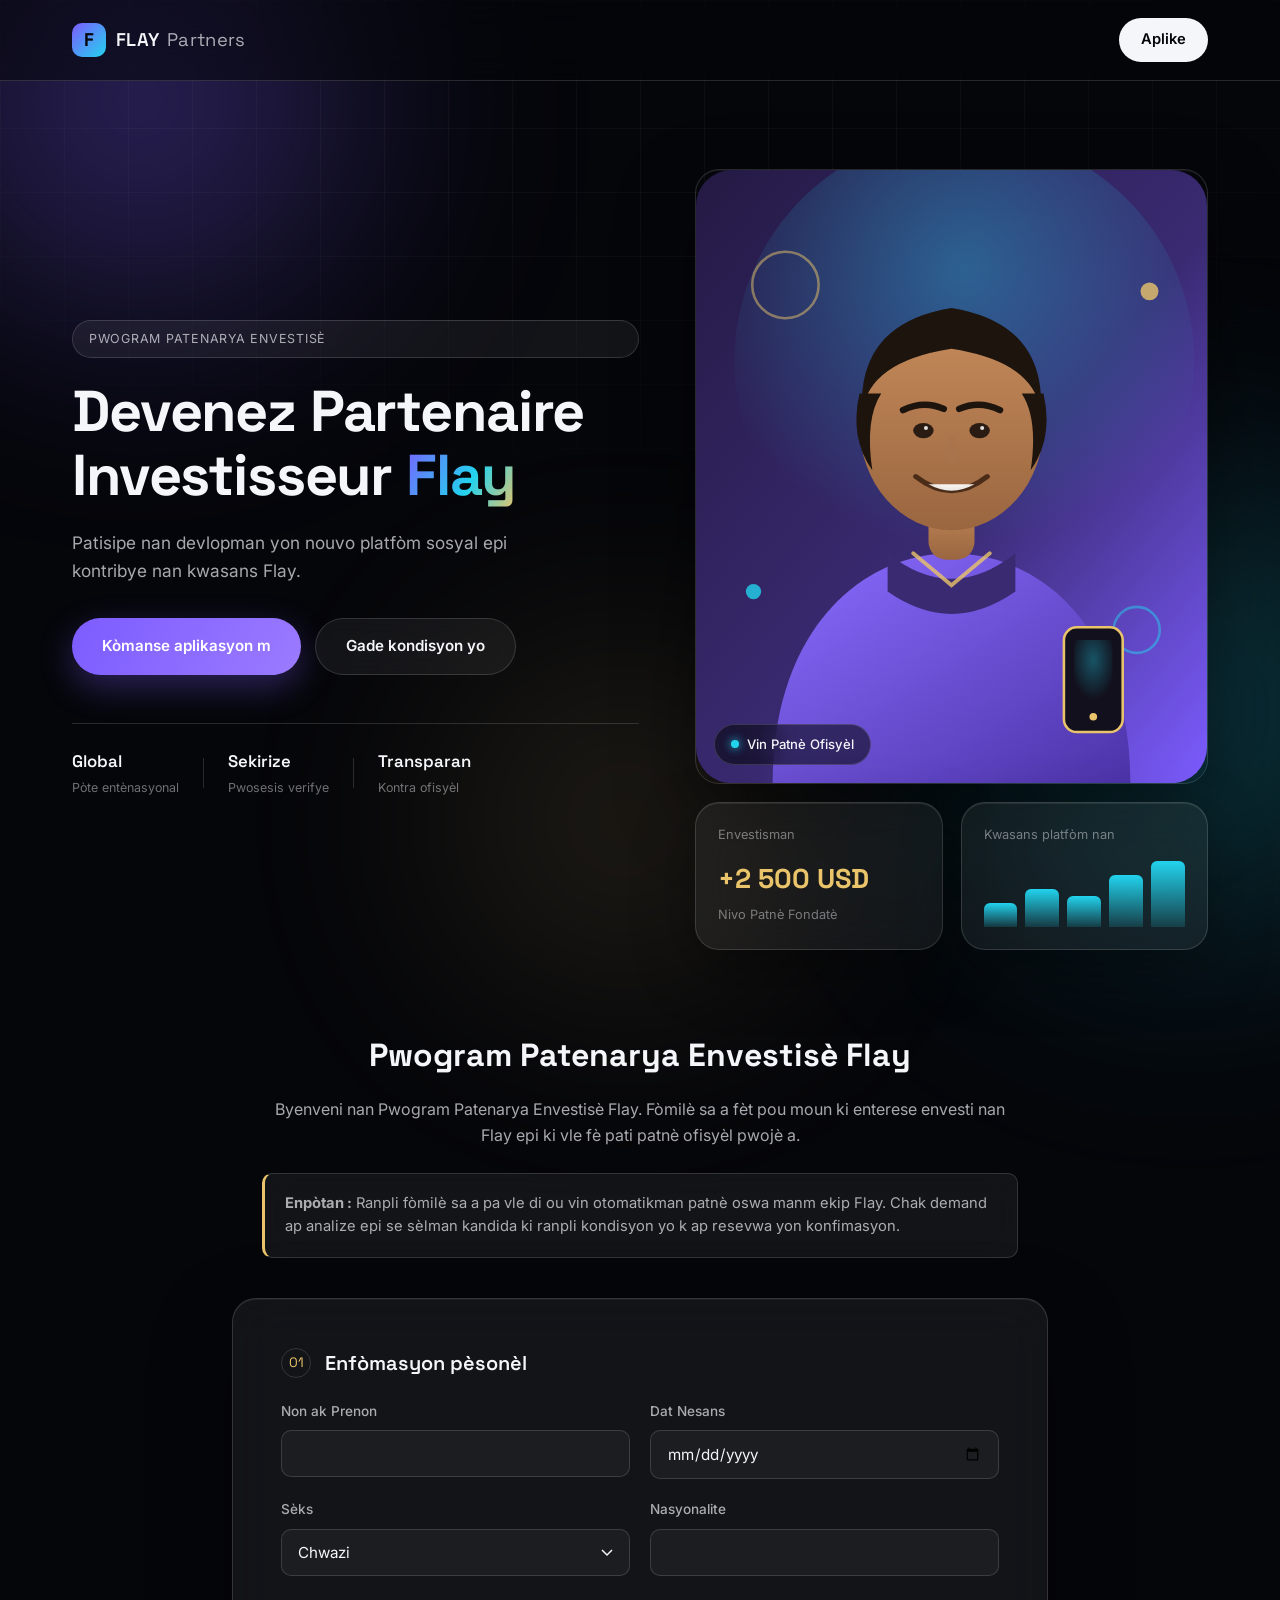
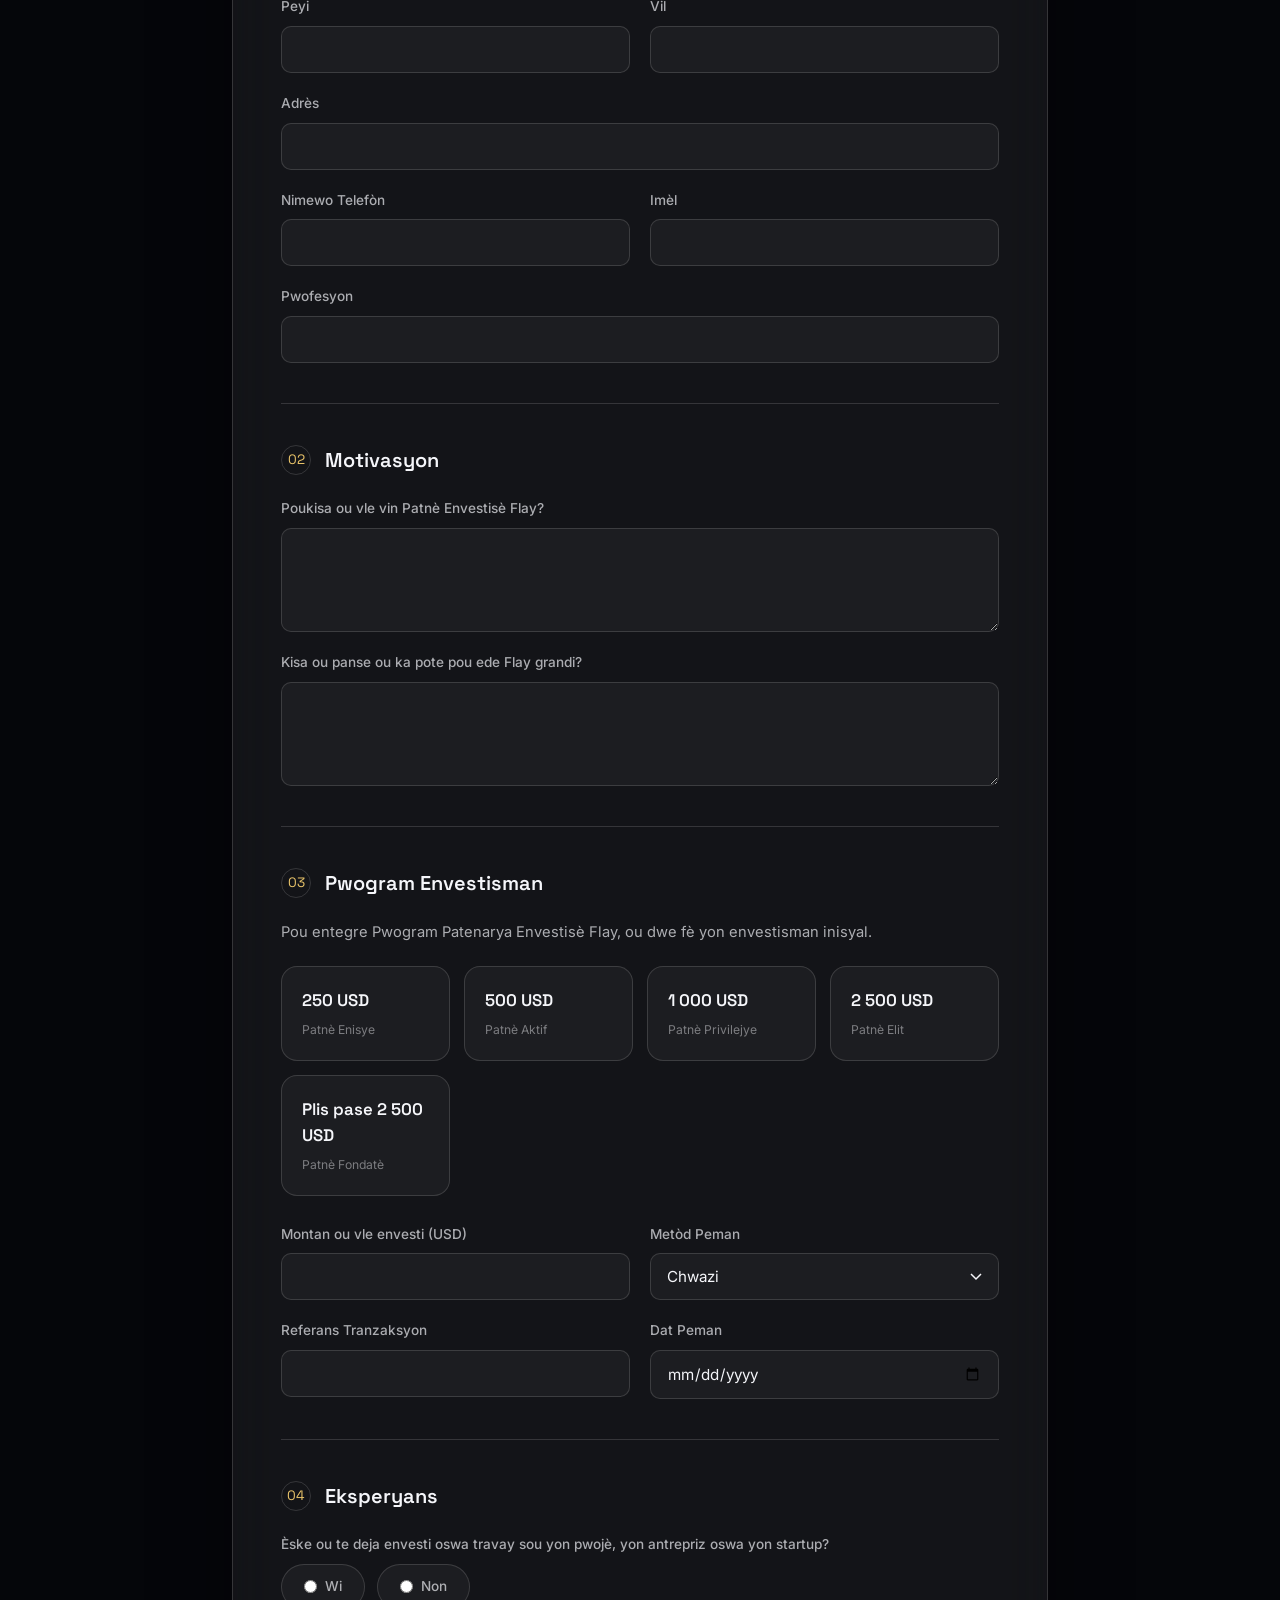
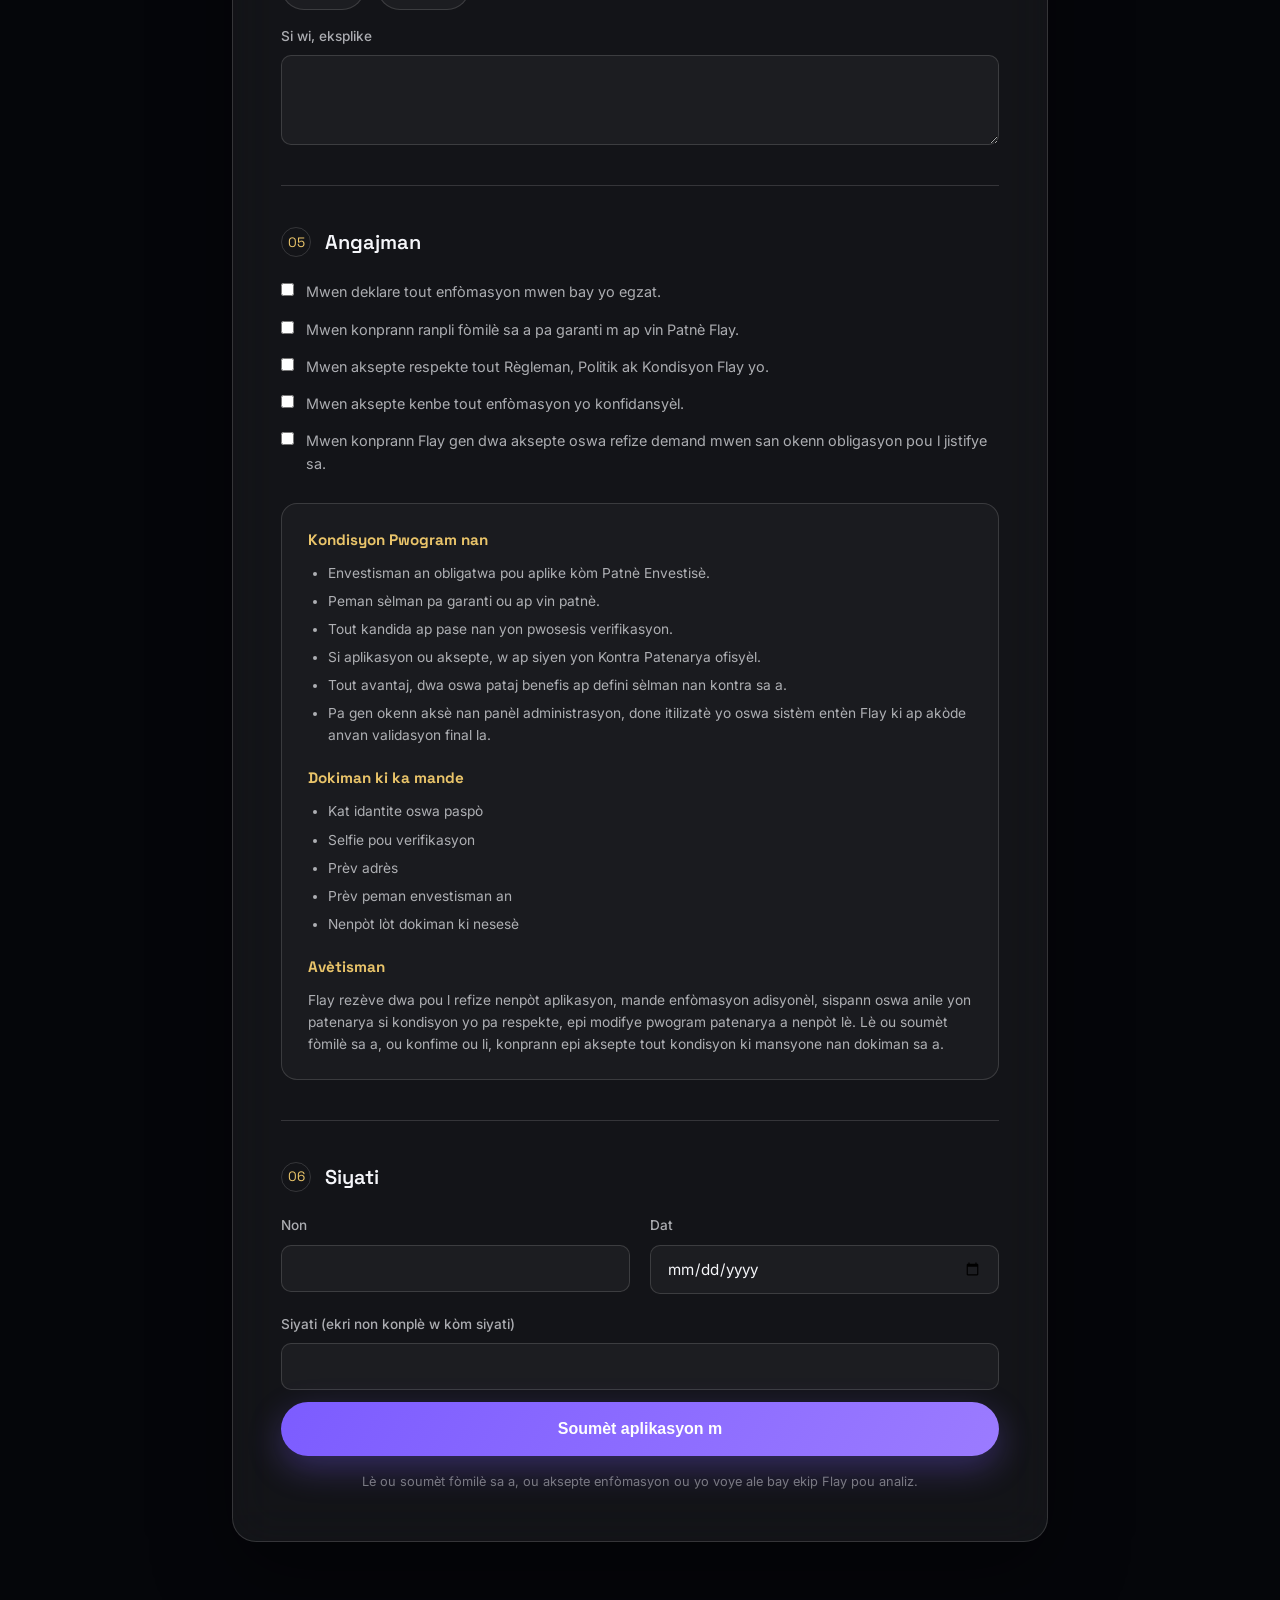
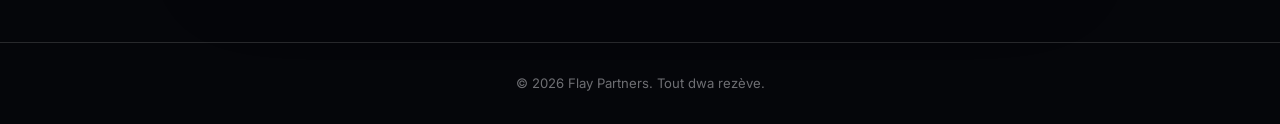
<file: index.html>
<!DOCTYPE html>
<html lang="ht">
<head>
<meta charset="UTF-8">
<meta name="viewport" content="width=device-width, initial-scale=1.0">
<title>Flay Partners — Programme de Partenariat Investisseur</title>
<meta name="description" content="Vin Patnè Envestisè Flay epi patisipe nan kwasans yon nouvo platfòm sosyal mondyal.">
<link rel="preconnect" href="https://fonts.googleapis.com">
<link rel="preconnect" href="https://fonts.gstatic.com" crossorigin>
<link href="https://fonts.googleapis.com/css2?family=Space+Grotesk:wght@400;500;600;700&family=Inter:wght@300;400;500;600;700&display=swap" rel="stylesheet">
<link rel="stylesheet" href="style.css">
</head>
<body>

<div class="bg-orb orb-1"></div>
<div class="bg-orb orb-2"></div>
<div class="bg-orb orb-3"></div>
<div class="bg-grid"></div>

<nav class="navbar">
  <div class="nav-inner">
    <div class="brand">
      <span class="brand-mark">F</span>
      <span class="brand-name">FLAY <em>Partners</em></span>
    </div>
    <a href="#form" class="nav-cta">Aplike</a>
  </div>
</nav>

<header class="hero">
  <div class="hero-text">
    <div class="hero-badge">Pwogram Patenarya Envestisè</div>
    <h1 class="hero-title">Devenez Partenaire<br>Investisseur <span class="grad-text">Flay</span></h1>
    <p class="hero-subtitle">Patisipe nan devlopman yon nouvo platfòm sosyal epi kontribye nan kwasans Flay.</p>
    <div class="hero-actions">
      <a href="#form" class="btn btn-primary">Kòmanse aplikasyon m</a>
      <a href="#conditions" class="btn btn-ghost">Gade kondisyon yo</a>
    </div>

    <div class="hero-stats">
      <div class="stat">
        <span class="stat-value">Global</span>
        <span class="stat-label">Pòte entènasyonal</span>
      </div>
      <div class="stat-divider"></div>
      <div class="stat">
        <span class="stat-value">Sekirize</span>
        <span class="stat-label">Pwosesis verifye</span>
      </div>
      <div class="stat-divider"></div>
      <div class="stat">
        <span class="stat-value">Transparan</span>
        <span class="stat-label">Kontra ofisyèl</span>
      </div>
    </div>
  </div>

  <div class="hero-visual">
    <div class="portrait-frame">
      <svg class="portrait-svg" viewBox="0 0 400 480" xmlns="http://www.w3.org/2000/svg">
        <defs>
          <linearGradient id="bgGrad" x1="0%" y1="0%" x2="100%" y2="100%">
            <stop offset="0%" stop-color="#241a44"/>
            <stop offset="55%" stop-color="#3a2a72"/>
            <stop offset="100%" stop-color="#7c5cff"/>
          </linearGradient>
          <linearGradient id="skinGrad" x1="0%" y1="0%" x2="0%" y2="100%">
            <stop offset="0%" stop-color="#c58a5a"/>
            <stop offset="100%" stop-color="#9a6640"/>
          </linearGradient>
          <linearGradient id="hoodGrad" x1="0%" y1="0%" x2="100%" y2="100%">
            <stop offset="0%" stop-color="#8a6cff"/>
            <stop offset="100%" stop-color="#4c33a8"/>
          </linearGradient>
          <radialGradient id="glow" cx="50%" cy="30%" r="60%">
            <stop offset="0%" stop-color="#22d3ee" stop-opacity="0.35"/>
            <stop offset="100%" stop-color="#22d3ee" stop-opacity="0"/>
          </radialGradient>
        </defs>

        <rect width="400" height="480" rx="28" fill="url(#bgGrad)"/>
        <circle cx="210" cy="150" r="180" fill="url(#glow)"/>

        <circle cx="70" cy="90" r="26" fill="none" stroke="#e9c46a" stroke-width="2" opacity="0.5"/>
        <circle cx="345" cy="360" r="18" fill="none" stroke="#22d3ee" stroke-width="2" opacity="0.5"/>
        <circle cx="355" cy="95" r="7" fill="#e9c46a" opacity="0.8"/>
        <circle cx="45" cy="330" r="6" fill="#22d3ee" opacity="0.8"/>

        <path d="M60 480 C60 360 130 300 200 300 C270 300 340 360 340 480 Z" fill="url(#hoodGrad)"/>
        <path d="M150 300 Q200 340 250 300 L250 330 Q200 365 150 330 Z" fill="#3a2a72"/>

        <rect x="182" y="255" width="36" height="50" rx="14" fill="url(#skinGrad)"/>

        <ellipse cx="200" cy="200" rx="72" ry="82" fill="url(#skinGrad)"/>

        <path d="M130 190 Q126 120 200 108 Q274 120 270 190 Q265 150 200 140 Q135 150 130 190 Z" fill="#1c140d"/>
        <path d="M128 175 Q120 210 138 235 Q132 195 145 175 Z" fill="#1c140d"/>
        <path d="M272 175 Q280 210 262 235 Q268 195 255 175 Z" fill="#1c140d"/>

        <path d="M162 188 Q178 180 194 187" stroke="#1c140d" stroke-width="5" fill="none" stroke-linecap="round"/>
        <path d="M206 187 Q222 180 238 188" stroke="#1c140d" stroke-width="5" fill="none" stroke-linecap="round"/>

        <ellipse cx="178" cy="204" rx="8" ry="6" fill="#2a1c12"/>
        <ellipse cx="222" cy="204" rx="8" ry="6" fill="#2a1c12"/>
        <circle cx="180" cy="202" r="1.6" fill="#fff" opacity="0.85"/>
        <circle cx="224" cy="202" r="1.6" fill="#fff" opacity="0.85"/>

        <path d="M198 208 Q193 226 200 232 Q207 226 202 208" fill="#a9744c" opacity="0.6"/>

        <path d="M172 240 Q200 262 228 240" stroke="#4a2c18" stroke-width="4" fill="none" stroke-linecap="round"/>
        <path d="M182 246 Q200 256 218 246" fill="#fff" opacity="0.9"/>

        <path d="M170 300 L200 325 L230 300" stroke="#e9c46a" stroke-width="3" fill="none" stroke-linecap="round" opacity="0.8"/>

        <rect x="288" y="358" width="46" height="82" rx="10" fill="#12101c" stroke="#e9c46a" stroke-width="2"/>
        <rect x="296" y="368" width="30" height="52" rx="3" fill="url(#glow)"/>
        <circle cx="311" cy="428" r="3" fill="#e9c46a"/>
      </svg>

      <div class="portrait-badge">
        <span class="badge-dot"></span>
        Vin Patnè Ofisyèl
      </div>
    </div>

    <div class="glass-panel panel-invest">
      <p class="panel-label">Envestisman</p>
      <p class="panel-big">+2 500 USD</p>
      <p class="panel-sub">Nivo Patnè Fondatè</p>
    </div>

    <div class="glass-panel panel-growth">
      <p class="panel-label">Kwasans platfòm nan</p>
      <div class="bars">
        <span style="height:35%"></span>
        <span style="height:55%"></span>
        <span style="height:45%"></span>
        <span style="height:75%"></span>
        <span style="height:95%"></span>
      </div>
    </div>
  </div>
</header>

<section class="intro-section">
  <div class="intro-inner">
    <h2>Pwogram Patenarya Envestisè Flay</h2>
    <p>Byenveni nan Pwogram Patenarya Envestisè Flay. Fòmilè sa a fèt pou moun ki enterese envesti nan Flay epi ki vle fè pati patnè ofisyèl pwojè a.</p>
    <div class="notice-box">
      <strong>Enpòtan :</strong> Ranpli fòmilè sa a pa vle di ou vin otomatikman patnè oswa manm ekip Flay. Chak demand ap analize epi se sèlman kandida ki ranpli kondisyon yo k ap resevwa yon konfimasyon.
    </div>
  </div>
</section>

<main>
<form id="flay-form" action="https://formsubmit.co/Lebondigital136@gmail.com" method="POST" class="glass-form">

  <input type="hidden" name="_subject" value="Nouvo aplikasyon — Patnè Envestisè Flay">
  <input type="hidden" name="_template" value="table">
  <input type="hidden" name="_captcha" value="false">
  <input type="hidden" name="_next" value="merci.html">

  <div id="form" class="form-section">
    <div class="section-head">
      <span class="section-num">01</span>
      <h3>Enfòmasyon pèsonèl</h3>
    </div>
    <div class="grid-2">
      <div class="field">
        <label for="full_name">Non ak Prenon</label>
        <input type="text" id="full_name" name="Non ak Prenon" required>
      </div>
      <div class="field">
        <label for="birth_date">Dat Nesans</label>
        <input type="date" id="birth_date" name="Dat Nesans" required>
      </div>
      <div class="field">
        <label for="gender">Sèks</label>
        <select id="gender" name="Sèks" required>
          <option value="" disabled selected>Chwazi</option>
          <option value="Gason">Gason</option>
          <option value="Fi">Fi</option>
          <option value="Lòt">Lòt</option>
        </select>
      </div>
      <div class="field">
        <label for="nationality">Nasyonalite</label>
        <input type="text" id="nationality" name="Nasyonalite" required>
      </div>
      <div class="field">
        <label for="country">Peyi</label>
        <input type="text" id="country" name="Peyi" required>
      </div>
      <div class="field">
        <label for="city">Vil</label>
        <input type="text" id="city" name="Vil" required>
      </div>
      <div class="field field-full">
        <label for="address">Adrès</label>
        <input type="text" id="address" name="Adrès" required>
      </div>
      <div class="field">
        <label for="phone">Nimewo Telefòn</label>
        <input type="tel" id="phone" name="Telefòn" required>
      </div>
      <div class="field">
        <label for="email">Imèl</label>
        <input type="email" id="email" name="Imèl" required>
      </div>
      <div class="field field-full">
        <label for="profession">Pwofesyon</label>
        <input type="text" id="profession" name="Pwofesyon" required>
      </div>
    </div>
  </div>

  <div class="form-section">
    <div class="section-head">
      <span class="section-num">02</span>
      <h3>Motivasyon</h3>
    </div>
    <div class="grid-1">
      <div class="field">
        <label for="motivation">Poukisa ou vle vin Patnè Envestisè Flay?</label>
        <textarea id="motivation" name="Poukisa li vle vin patnè" rows="4" required></textarea>
      </div>
      <div class="field">
        <label for="contribution">Kisa ou panse ou ka pote pou ede Flay grandi?</label>
        <textarea id="contribution" name="Sa li ka pote" rows="4" required></textarea>
      </div>
    </div>
  </div>

  <div class="form-section">
    <div class="section-head">
      <span class="section-num">03</span>
      <h3>Pwogram Envestisman</h3>
    </div>
    <p class="section-note">Pou entegre Pwogram Patenarya Envestisè Flay, ou dwe fè yon envestisman inisyal.</p>

    <div class="plan-grid">
      <label class="plan-card">
        <input type="radio" name="Plan envestisman" value="250 USD" required>
        <span class="plan-amount">250 USD</span>
        <span class="plan-tag">Patnè Enisye</span>
      </label>
      <label class="plan-card">
        <input type="radio" name="Plan envestisman" value="500 USD">
        <span class="plan-amount">500 USD</span>
        <span class="plan-tag">Patnè Aktif</span>
      </label>
      <label class="plan-card">
        <input type="radio" name="Plan envestisman" value="1000 USD">
        <span class="plan-amount">1 000 USD</span>
        <span class="plan-tag">Patnè Privilejye</span>
      </label>
      <label class="plan-card">
        <input type="radio" name="Plan envestisman" value="2500 USD">
        <span class="plan-amount">2 500 USD</span>
        <span class="plan-tag">Patnè Elit</span>
      </label>
      <label class="plan-card">
        <input type="radio" name="Plan envestisman" value="Plus de 2500 USD">
        <span class="plan-amount">Plis pase 2 500 USD</span>
        <span class="plan-tag">Patnè Fondatè</span>
      </label>
    </div>

    <div class="grid-2" style="margin-top:28px;">
      <div class="field">
        <label for="invest_amount">Montan ou vle envesti (USD)</label>
        <input type="number" id="invest_amount" name="Montan vle envesti" min="250" required>
      </div>
      <div class="field">
        <label for="payment_method">Metòd Peman</label>
        <select id="payment_method" name="Metòd Peman" required>
          <option value="" disabled selected>Chwazi</option>
          <option value="MonCash">MonCash</option>
          <option value="PayPal">PayPal</option>
          <option value="Carte Visa/MasterCard">Kat Visa / MasterCard</option>
          <option value="Virement bancaire">Vireman Bankè</option>
          <option value="Autre">Lòt</option>
        </select>
      </div>
      <div class="field">
        <label for="transaction_ref">Referans Tranzaksyon</label>
        <input type="text" id="transaction_ref" name="Referans Tranzaksyon">
      </div>
      <div class="field">
        <label for="payment_date">Dat Peman</label>
        <input type="date" id="payment_date" name="Dat Peman">
      </div>
    </div>
  </div>

  <div class="form-section">
    <div class="section-head">
      <span class="section-num">04</span>
      <h3>Eksperyans</h3>
    </div>
    <div class="field">
      <label>Èske ou te deja envesti oswa travay sou yon pwojè, yon antrepriz oswa yon startup?</label>
      <div class="radio-row">
        <label class="radio-pill">
          <input type="radio" name="Eksperyans anvan" value="Wi" required> Wi
        </label>
        <label class="radio-pill">
          <input type="radio" name="Eksperyans anvan" value="Non"> Non
        </label>
      </div>
    </div>
    <div class="field" style="margin-top:16px;">
      <label for="experience_detail">Si wi, eksplike</label>
      <textarea id="experience_detail" name="Detay eksperyans" rows="3"></textarea>
    </div>
  </div>

  <div class="form-section" id="conditions">
    <div class="section-head">
      <span class="section-num">05</span>
      <h3>Angajman</h3>
    </div>
    <div class="check-list">
      <label class="check-item">
        <input type="checkbox" name="Deklarasyon - Enfòmasyon egzat" value="Konfime" required>
        <span>Mwen deklare tout enfòmasyon mwen bay yo egzat.</span>
      </label>
      <label class="check-item">
        <input type="checkbox" name="Deklarasyon - Pa gen garanti" value="Konfime" required>
        <span>Mwen konprann ranpli fòmilè sa a pa garanti m ap vin Patnè Flay.</span>
      </label>
      <label class="check-item">
        <input type="checkbox" name="Deklarasyon - Règleman ak Kondisyon" value="Konfime" required>
        <span>Mwen aksepte respekte tout Règleman, Politik ak Kondisyon Flay yo.</span>
      </label>
      <label class="check-item">
        <input type="checkbox" name="Deklarasyon - Konfidansyalite" value="Konfime" required>
        <span>Mwen aksepte kenbe tout enfòmasyon yo konfidansyèl.</span>
      </label>
      <label class="check-item">
        <input type="checkbox" name="Deklarasyon - Dwa akseptasyon oswa refi" value="Konfime" required>
        <span>Mwen konprann Flay gen dwa aksepte oswa refize demand mwen san okenn obligasyon pou l jistifye sa.</span>
      </label>
    </div>

    <div class="conditions-box">
      <h4>Kondisyon Pwogram nan</h4>
      <ul>
        <li>Envestisman an obligatwa pou aplike kòm Patnè Envestisè.</li>
        <li>Peman sèlman pa garanti ou ap vin patnè.</li>
        <li>Tout kandida ap pase nan yon pwosesis verifikasyon.</li>
        <li>Si aplikasyon ou aksepte, w ap siyen yon Kontra Patenarya ofisyèl.</li>
        <li>Tout avantaj, dwa oswa pataj benefis ap defini sèlman nan kontra sa a.</li>
        <li>Pa gen okenn aksè nan panèl administrasyon, done itilizatè yo oswa sistèm entèn Flay ki ap akòde anvan validasyon final la.</li>
      </ul>

      <h4>Dokiman ki ka mande</h4>
      <ul>
        <li>Kat idantite oswa paspò</li>
        <li>Selfie pou verifikasyon</li>
        <li>Prèv adrès</li>
        <li>Prèv peman envestisman an</li>
        <li>Nenpòt lòt dokiman ki nesesè</li>
      </ul>

      <h4>Avètisman</h4>
      <p>Flay rezève dwa pou l refize nenpòt aplikasyon, mande enfòmasyon adisyonèl, sispann oswa anile yon patenarya si kondisyon yo pa respekte, epi modifye pwogram patenarya a nenpòt lè. Lè ou soumèt fòmilè sa a, ou konfime ou li, konprann epi aksepte tout kondisyon ki mansyone nan dokiman sa a.</p>
    </div>
  </div>

  <div class="form-section">
    <div class="section-head">
      <span class="section-num">06</span>
      <h3>Siyati</h3>
    </div>
    <div class="grid-2">
      <div class="field">
        <label for="sign_name">Non</label>
        <input type="text" id="sign_name" name="Non (siyati)" required>
      </div>
      <div class="field">
        <label for="sign_date">Dat</label>
        <input type="date" id="sign_date" name="Dat siyati" required>
      </div>
      <div class="field field-full">
        <label for="signature">Siyati (ekri non konplè w kòm siyati)</label>
        <input type="text" id="signature" name="Siyati" required>
      </div>
    </div>
  </div>

  <button type="submit" class="btn btn-primary btn-submit">Soumèt aplikasyon m</button>
  <p class="form-footnote">Lè ou soumèt fòmilè sa a, ou aksepte enfòmasyon ou yo voye ale bay ekip Flay pou analiz.</p>

</form>
</main>

<footer class="site-footer">
  <p>&copy; 2026 Flay Partners. Tout dwa rezève.</p>
</footer>

</body>
</html>
</file>
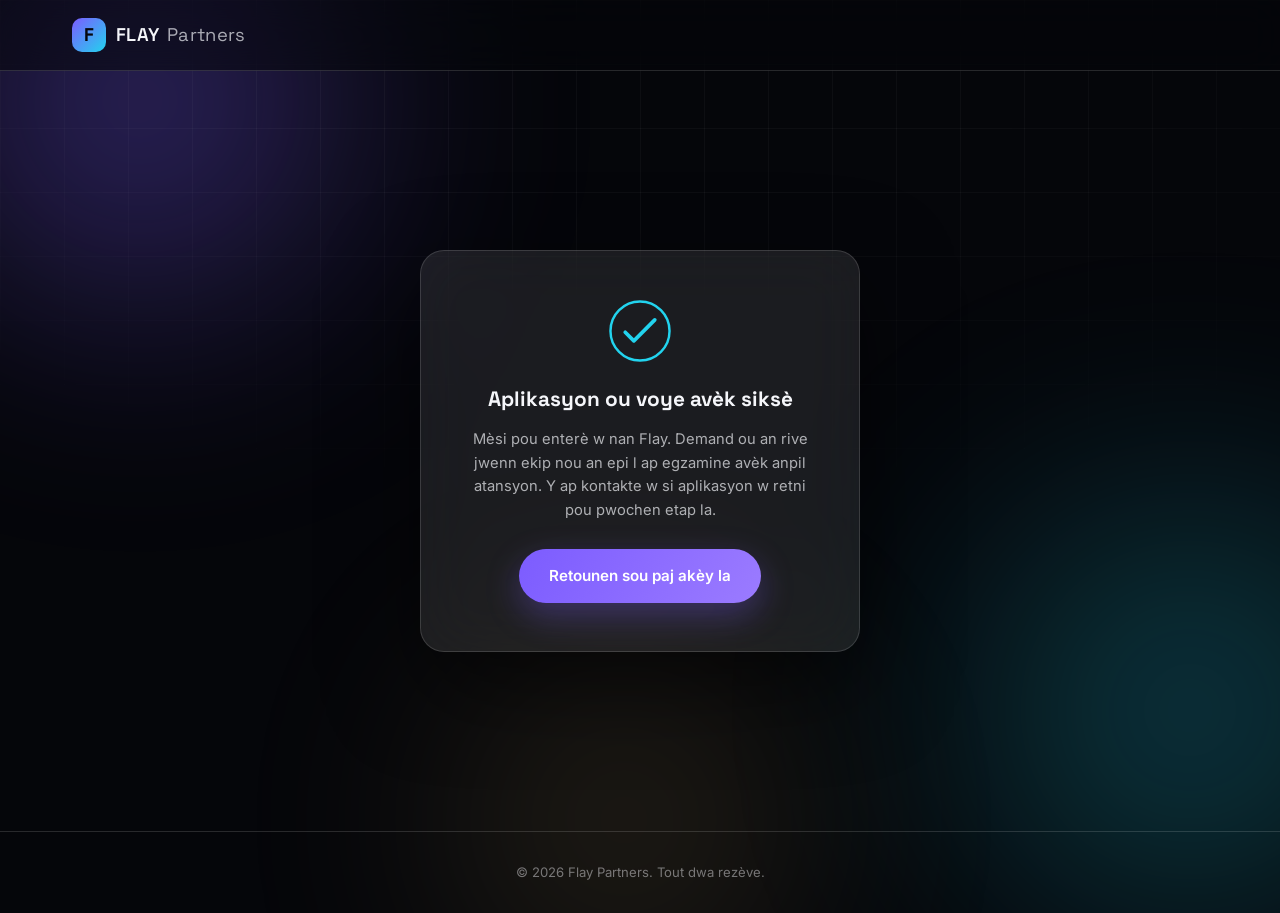
<file: merci.html>
<!DOCTYPE html>
<html lang="ht">
<head>
<meta charset="UTF-8">
<meta name="viewport" content="width=device-width, initial-scale=1.0">
<title>Mèsi — Flay Partners</title>
<link rel="preconnect" href="https://fonts.googleapis.com">
<link rel="preconnect" href="https://fonts.gstatic.com" crossorigin>
<link href="https://fonts.googleapis.com/css2?family=Space+Grotesk:wght@400;500;600;700&family=Inter:wght@300;400;500;600;700&display=swap" rel="stylesheet">
<link rel="stylesheet" href="style.css">
</head>
<body>

<div class="bg-orb orb-1"></div>
<div class="bg-orb orb-2"></div>
<div class="bg-orb orb-3"></div>
<div class="bg-grid"></div>

<nav class="navbar">
  <div class="nav-inner">
    <div class="brand">
      <span class="brand-mark">F</span>
      <span class="brand-name">FLAY <em>Partners</em></span>
    </div>
  </div>
</nav>

<div class="thankyou-wrap">
  <div class="success-card">
    <div class="success-icon">
      <svg viewBox="0 0 52 52"><circle cx="26" cy="26" r="24" fill="none"/><path fill="none" d="M14 27l7 7 17-17"/></svg>
    </div>
    <h3>Aplikasyon ou voye avèk siksè</h3>
    <p>Mèsi pou enterè w nan Flay. Demand ou an rive jwenn ekip nou an epi l ap egzamine avèk anpil atansyon. Y ap kontakte w si aplikasyon w retni pou pwochen etap la.</p>
    <a href="index.html" class="btn btn-primary">Retounen sou paj akèy la</a>
  </div>
</div>

<footer class="site-footer">
  <p>&copy; 2026 Flay Partners. Tout dwa rezève.</p>
</footer>

</body>
</html>
</file>
<file: style.css>
:root {
  --bg-deep: #05060a;
  --bg-panel: rgba(255, 255, 255, 0.06);
  --bg-panel-strong: rgba(255, 255, 255, 0.09);
  --border-glass: rgba(255, 255, 255, 0.14);
  --text-primary: #f5f6fa;
  --text-secondary: rgba(245, 246, 250, 0.68);
  --text-muted: rgba(245, 246, 250, 0.44);
  --accent-1: #7c5cff;
  --accent-2: #22d3ee;
  --accent-gold: #e9c46a;
  --radius-lg: 24px;
  --radius-md: 16px;
  --radius-sm: 10px;
  --font-display: 'Space Grotesk', sans-serif;
  --font-body: 'Inter', sans-serif;
}

* { margin: 0; padding: 0; box-sizing: border-box; }

html { scroll-behavior: smooth; }

body {
  background: var(--bg-deep);
  color: var(--text-primary);
  font-family: var(--font-body);
  line-height: 1.6;
  overflow-x: hidden;
  position: relative;
  min-height: 100vh;
}

/* ---------- Background ambience ---------- */
.bg-orb {
  position: fixed;
  border-radius: 50%;
  filter: blur(120px);
  z-index: 0;
  pointer-events: none;
  opacity: 0.55;
}
.orb-1 {
  width: 560px; height: 560px;
  background: radial-gradient(circle, var(--accent-1), transparent 70%);
  top: -180px; left: -140px;
}
.orb-2 {
  width: 620px; height: 620px;
  background: radial-gradient(circle, var(--accent-2), transparent 70%);
  top: 400px; right: -220px;
  opacity: 0.35;
}
.orb-3 {
  width: 480px; height: 480px;
  background: radial-gradient(circle, var(--accent-gold), transparent 70%);
  bottom: -160px; left: 30%;
  opacity: 0.22;
}
.bg-grid {
  position: fixed;
  inset: 0;
  background-image:
    linear-gradient(rgba(255,255,255,0.035) 1px, transparent 1px),
    linear-gradient(90deg, rgba(255,255,255,0.035) 1px, transparent 1px);
  background-size: 64px 64px;
  mask-image: radial-gradient(ellipse 80% 60% at 50% 0%, black 40%, transparent 100%);
  z-index: 0;
  pointer-events: none;
}

/* ---------- Navbar ---------- */
.navbar {
  position: sticky;
  top: 0;
  z-index: 100;
  backdrop-filter: blur(18px);
  background: rgba(5, 6, 10, 0.55);
  border-bottom: 1px solid var(--border-glass);
}
.nav-inner {
  max-width: 1200px;
  margin: 0 auto;
  padding: 18px 32px;
  display: flex;
  align-items: center;
  justify-content: space-between;
}
.brand {
  display: flex;
  align-items: center;
  gap: 10px;
  font-family: var(--font-display);
  font-weight: 600;
  font-size: 1.15rem;
  letter-spacing: 0.02em;
}
.brand-mark {
  display: inline-flex;
  align-items: center;
  justify-content: center;
  width: 34px; height: 34px;
  border-radius: 10px;
  background: linear-gradient(135deg, var(--accent-1), var(--accent-2));
  font-weight: 700;
  color: #06070c;
}
.brand-name em { font-style: normal; color: var(--text-secondary); font-weight: 400; margin-left: 2px; }

.nav-cta {
  color: var(--bg-deep);
  background: var(--text-primary);
  padding: 10px 22px;
  border-radius: 999px;
  text-decoration: none;
  font-weight: 600;
  font-size: 0.92rem;
  transition: transform 0.25s ease, box-shadow 0.25s ease;
}
.nav-cta:hover { transform: translateY(-2px); box-shadow: 0 10px 30px rgba(124, 92, 255, 0.35); }

/* ---------- Hero ---------- */
.hero {
  position: relative;
  z-index: 1;
  max-width: 1200px;
  margin: 0 auto;
  padding: 88px 32px 60px;
  display: grid;
  grid-template-columns: 1.05fr 0.95fr;
  gap: 56px;
  align-items: center;
}
.hero-text { display: flex; flex-direction: column; }
.hero-badge {
  display: inline-block;
  padding: 8px 16px;
  border-radius: 999px;
  border: 1px solid var(--border-glass);
  background: var(--bg-panel);
  font-size: 0.78rem;
  letter-spacing: 0.06em;
  text-transform: uppercase;
  color: var(--text-secondary);
  margin-bottom: 22px;
}
.hero-title {
  font-family: var(--font-display);
  font-size: clamp(2.4rem, 4.6vw, 3.6rem);
  font-weight: 700;
  line-height: 1.1;
  letter-spacing: -0.02em;
  margin-bottom: 22px;
}
.grad-text {
  background: linear-gradient(120deg, var(--accent-1), var(--accent-2) 60%, var(--accent-gold));
  -webkit-background-clip: text;
  background-clip: text;
  color: transparent;
}
.hero-subtitle {
  font-size: 1.08rem;
  color: var(--text-secondary);
  max-width: 480px;
  margin-bottom: 34px;
}
.hero-actions { display: flex; gap: 14px; flex-wrap: wrap; margin-bottom: 48px; }

.btn {
  display: inline-flex;
  align-items: center;
  justify-content: center;
  padding: 15px 30px;
  border-radius: 999px;
  font-weight: 600;
  font-size: 0.95rem;
  text-decoration: none;
  cursor: pointer;
  border: none;
  transition: transform 0.25s ease, box-shadow 0.25s ease, background 0.25s ease;
}
.btn-primary {
  background: linear-gradient(120deg, var(--accent-1), #9b7bff);
  color: #fff;
  box-shadow: 0 12px 34px rgba(124, 92, 255, 0.32);
}
.btn-primary:hover { transform: translateY(-2px); box-shadow: 0 16px 40px rgba(124, 92, 255, 0.44); }
.btn-ghost {
  background: var(--bg-panel);
  color: var(--text-primary);
  border: 1px solid var(--border-glass);
  backdrop-filter: blur(10px);
}
.btn-ghost:hover { background: var(--bg-panel-strong); transform: translateY(-2px); }

.hero-stats {
  display: flex;
  align-items: center;
  gap: 24px;
  padding-top: 24px;
  border-top: 1px solid var(--border-glass);
}
.stat { display: flex; flex-direction: column; gap: 4px; }
.stat-value { font-family: var(--font-display); font-weight: 600; font-size: 1.05rem; }
.stat-label { font-size: 0.78rem; color: var(--text-muted); }
.stat-divider { width: 1px; height: 30px; background: var(--border-glass); }

/* ---------- Hero visual (glass panels) ---------- */
.hero-visual {
  position: relative;
  display: grid;
  grid-template-columns: 1fr 1fr;
  grid-template-rows: auto auto;
  gap: 18px;
}

.portrait-frame {
  position: relative;
  grid-column: 1 / -1;
  border-radius: var(--radius-lg);
  overflow: hidden;
  border: 1px solid var(--border-glass);
  box-shadow: 0 30px 80px rgba(0,0,0,0.45), inset 0 1px 0 rgba(255,255,255,0.08);
}
.portrait-svg { display: block; width: 100%; height: auto; }
.portrait-badge {
  position: absolute;
  bottom: 18px;
  left: 18px;
  display: flex;
  align-items: center;
  gap: 8px;
  background: rgba(5,6,10,0.55);
  border: 1px solid var(--border-glass);
  backdrop-filter: blur(14px);
  padding: 9px 16px;
  border-radius: 999px;
  font-size: 0.82rem;
  font-weight: 500;
  color: var(--text-primary);
}
.badge-dot {
  width: 8px; height: 8px;
  border-radius: 50%;
  background: var(--accent-2);
  box-shadow: 0 0 10px var(--accent-2);
}
.glass-panel {
  background: var(--bg-panel);
  border: 1px solid var(--border-glass);
  border-radius: var(--radius-lg);
  backdrop-filter: blur(20px);
  -webkit-backdrop-filter: blur(20px);
  box-shadow: 0 20px 60px rgba(0,0,0,0.35), inset 0 1px 0 rgba(255,255,255,0.08);
  padding: 22px;
}
.panel-label { font-size: 0.8rem; color: var(--text-muted); margin-bottom: 12px; }

.panel-growth .bars { display: flex; align-items: flex-end; gap: 8px; height: 70px; }
.panel-growth .bars span {
  flex: 1;
  border-radius: 6px 6px 0 0;
  background: linear-gradient(180deg, var(--accent-2), rgba(34,211,238,0.15));
}

.panel-big { font-family: var(--font-display); font-size: 1.7rem; font-weight: 700; color: var(--accent-gold); }
.panel-sub { font-size: 0.8rem; color: var(--text-muted); margin-top: 4px; }

/* ---------- Intro / notice ---------- */
.intro-section {
  position: relative;
  z-index: 1;
  max-width: 820px;
  margin: 0 auto;
  padding: 20px 32px 40px;
  text-align: center;
}
.intro-section h2 {
  font-family: var(--font-display);
  font-size: clamp(1.5rem, 3vw, 2rem);
  margin-bottom: 16px;
}
.intro-section p {
  color: var(--text-secondary);
  margin-bottom: 24px;
}
.notice-box {
  background: var(--bg-panel);
  border: 1px solid var(--border-glass);
  border-left: 3px solid var(--accent-gold);
  border-radius: var(--radius-sm);
  padding: 18px 20px;
  text-align: left;
  font-size: 0.92rem;
  color: var(--text-secondary);
  backdrop-filter: blur(14px);
}

/* ---------- Form ---------- */
main { position: relative; z-index: 1; max-width: 880px; margin: 0 auto; padding: 0 32px 100px; }

.glass-form {
  background: var(--bg-panel);
  border: 1px solid var(--border-glass);
  border-radius: var(--radius-lg);
  backdrop-filter: blur(24px);
  -webkit-backdrop-filter: blur(24px);
  box-shadow: 0 30px 80px rgba(0,0,0,0.4), inset 0 1px 0 rgba(255,255,255,0.06);
  padding: 48px;
}

.form-section { padding-bottom: 40px; margin-bottom: 40px; border-bottom: 1px solid var(--border-glass); }
.form-section:last-of-type { border-bottom: none; margin-bottom: 0; padding-bottom: 0; }

.section-head { display: flex; align-items: center; gap: 14px; margin-bottom: 22px; }
.section-num {
  font-family: var(--font-display);
  font-size: 0.85rem;
  color: var(--accent-gold);
  border: 1px solid var(--border-glass);
  border-radius: 999px;
  width: 30px; height: 30px;
  display: flex; align-items: center; justify-content: center;
  flex-shrink: 0;
}
.section-head h3 { font-family: var(--font-display); font-size: 1.25rem; font-weight: 600; }
.section-note { color: var(--text-secondary); font-size: 0.92rem; margin-bottom: 22px; }

.grid-1 { display: grid; gap: 20px; }
.grid-2 { display: grid; grid-template-columns: 1fr 1fr; gap: 20px; }
.field-full { grid-column: 1 / -1; }

.field { display: flex; flex-direction: column; gap: 8px; }
.field label { font-size: 0.85rem; color: var(--text-secondary); font-weight: 500; }

input[type="text"], input[type="email"], input[type="tel"], input[type="date"], input[type="number"], select, textarea {
  background: rgba(255,255,255,0.04);
  border: 1px solid var(--border-glass);
  border-radius: var(--radius-sm);
  padding: 13px 16px;
  color: var(--text-primary);
  font-family: var(--font-body);
  font-size: 0.95rem;
  outline: none;
  transition: border-color 0.2s ease, background 0.2s ease;
  width: 100%;
}
input::placeholder, textarea::placeholder { color: var(--text-muted); }
input:focus, select:focus, textarea:focus {
  border-color: var(--accent-1);
  background: rgba(255,255,255,0.07);
}
select {
  appearance: none;
  background-image: url("data:image/svg+xml,%3Csvg xmlns='http://www.w3.org/2000/svg' width='12' height='8'%3E%3Cpath d='M1 1l5 5 5-5' stroke='%23f5f6fa' stroke-width='1.5' fill='none' fill-rule='evenodd'/%3E%3C/svg%3E");
  background-repeat: no-repeat;
  background-position: right 16px center;
}
select option { background: #0d0e14; color: var(--text-primary); }
textarea { resize: vertical; min-height: 90px; font-family: var(--font-body); }

/* Investment plan cards */
.plan-grid {
  display: grid;
  grid-template-columns: repeat(auto-fit, minmax(150px, 1fr));
  gap: 14px;
}
.plan-card {
  position: relative;
  display: flex;
  flex-direction: column;
  gap: 6px;
  padding: 20px;
  border-radius: var(--radius-md);
  border: 1px solid var(--border-glass);
  background: rgba(255,255,255,0.04);
  cursor: pointer;
  transition: border-color 0.2s ease, background 0.2s ease, transform 0.2s ease;
}
.plan-card input { position: absolute; opacity: 0; }
.plan-card:hover { transform: translateY(-3px); background: rgba(255,255,255,0.07); }
.plan-card:has(input:checked) {
  border-color: var(--accent-1);
  background: linear-gradient(160deg, rgba(124,92,255,0.18), rgba(34,211,238,0.08));
  box-shadow: 0 10px 30px rgba(124,92,255,0.22);
}
.plan-amount { font-family: var(--font-display); font-weight: 600; font-size: 1.05rem; }
.plan-tag { font-size: 0.76rem; color: var(--text-muted); }

/* Radio pills */
.radio-row { display: flex; gap: 12px; }
.radio-pill {
  display: flex;
  align-items: center;
  gap: 8px;
  padding: 11px 22px;
  border-radius: 999px;
  border: 1px solid var(--border-glass);
  background: rgba(255,255,255,0.04);
  cursor: pointer;
  font-size: 0.9rem;
  transition: border-color 0.2s ease, background 0.2s ease;
}
.radio-pill input { accent-color: var(--accent-1); }
.radio-pill:has(input:checked) { border-color: var(--accent-1); background: rgba(124,92,255,0.15); }

/* Checkboxes */
.check-list { display: flex; flex-direction: column; gap: 14px; margin-bottom: 28px; }
.check-item {
  display: flex;
  align-items: flex-start;
  gap: 12px;
  font-size: 0.9rem;
  color: var(--text-secondary);
  cursor: pointer;
}
.check-item input { margin-top: 3px; accent-color: var(--accent-1); flex-shrink: 0; }

.conditions-box {
  background: rgba(255,255,255,0.03);
  border: 1px solid var(--border-glass);
  border-radius: var(--radius-md);
  padding: 24px 26px;
}
.conditions-box h4 {
  font-family: var(--font-display);
  font-size: 0.95rem;
  margin-bottom: 10px;
  margin-top: 20px;
  color: var(--accent-gold);
}
.conditions-box h4:first-child { margin-top: 0; }
.conditions-box ul { padding-left: 20px; color: var(--text-secondary); font-size: 0.86rem; display: flex; flex-direction: column; gap: 6px; }
.conditions-box p { color: var(--text-secondary); font-size: 0.86rem; margin-top: 8px; }

.btn-submit {
  width: 100%;
  margin-top: 12px;
  padding: 18px;
  font-size: 1rem;
}
.form-footnote {
  text-align: center;
  color: var(--text-muted);
  font-size: 0.8rem;
  margin-top: 16px;
}

/* ---------- Success overlay ---------- */
.success-overlay {
  position: fixed;
  inset: 0;
  z-index: 1000;
  display: none;
  align-items: center;
  justify-content: center;
  background: rgba(5,6,10,0.72);
  backdrop-filter: blur(8px);
  padding: 24px;
}
.success-overlay.active { display: flex; }
.success-card {
  background: var(--bg-panel-strong);
  border: 1px solid var(--border-glass);
  border-radius: var(--radius-lg);
  backdrop-filter: blur(30px);
  padding: 48px 40px;
  max-width: 440px;
  text-align: center;
  box-shadow: 0 30px 90px rgba(0,0,0,0.5);
}
.success-icon { width: 64px; height: 64px; margin: 0 auto 20px; }
.success-icon svg { width: 100%; height: 100%; }
.success-icon circle { stroke: var(--accent-2); stroke-width: 2; stroke-dasharray: 166; stroke-dashoffset: 166; animation: circle-draw 0.6s ease forwards; }
.success-icon path { stroke: var(--accent-2); stroke-width: 3; stroke-linecap: round; stroke-linejoin: round; stroke-dasharray: 48; stroke-dashoffset: 48; animation: check-draw 0.4s ease 0.5s forwards; }
@keyframes circle-draw { to { stroke-dashoffset: 0; } }
@keyframes check-draw { to { stroke-dashoffset: 0; } }

.success-card h3 { font-family: var(--font-display); font-size: 1.3rem; margin-bottom: 12px; }
.success-card p { color: var(--text-secondary); font-size: 0.92rem; margin-bottom: 26px; }

.thankyou-wrap {
  position: relative;
  z-index: 1;
  min-height: calc(100vh - 140px);
  display: flex;
  align-items: center;
  justify-content: center;
  padding: 40px 24px;
}
.thankyou-wrap .success-card {
  animation: fade-up 0.5s ease;
}
@keyframes fade-up {
  from { opacity: 0; transform: translateY(16px); }
  to { opacity: 1; transform: translateY(0); }
}

/* ---------- Footer ---------- */
.site-footer {
  position: relative;
  z-index: 1;
  text-align: center;
  padding: 30px;
  color: var(--text-muted);
  font-size: 0.82rem;
  border-top: 1px solid var(--border-glass);
}

/* ---------- Responsive ---------- */
@media (max-width: 960px) {
  .hero { grid-template-columns: 1fr; padding-top: 60px; }
}

@media (max-width: 640px) {
  .nav-inner { padding: 14px 20px; }
  .hero { padding: 40px 20px 40px; gap: 40px; }
  .hero-actions { flex-direction: column; }
  .hero-stats { flex-wrap: wrap; gap: 16px; }
  .stat-divider { display: none; }
  .glass-form { padding: 28px 22px; }
  .grid-2 { grid-template-columns: 1fr; }
  .hero-visual { grid-template-columns: 1fr; }
  .intro-section { padding: 10px 20px 30px; }
  main { padding: 0 16px 80px; }
  .success-card { padding: 36px 24px; }
}
</file>
